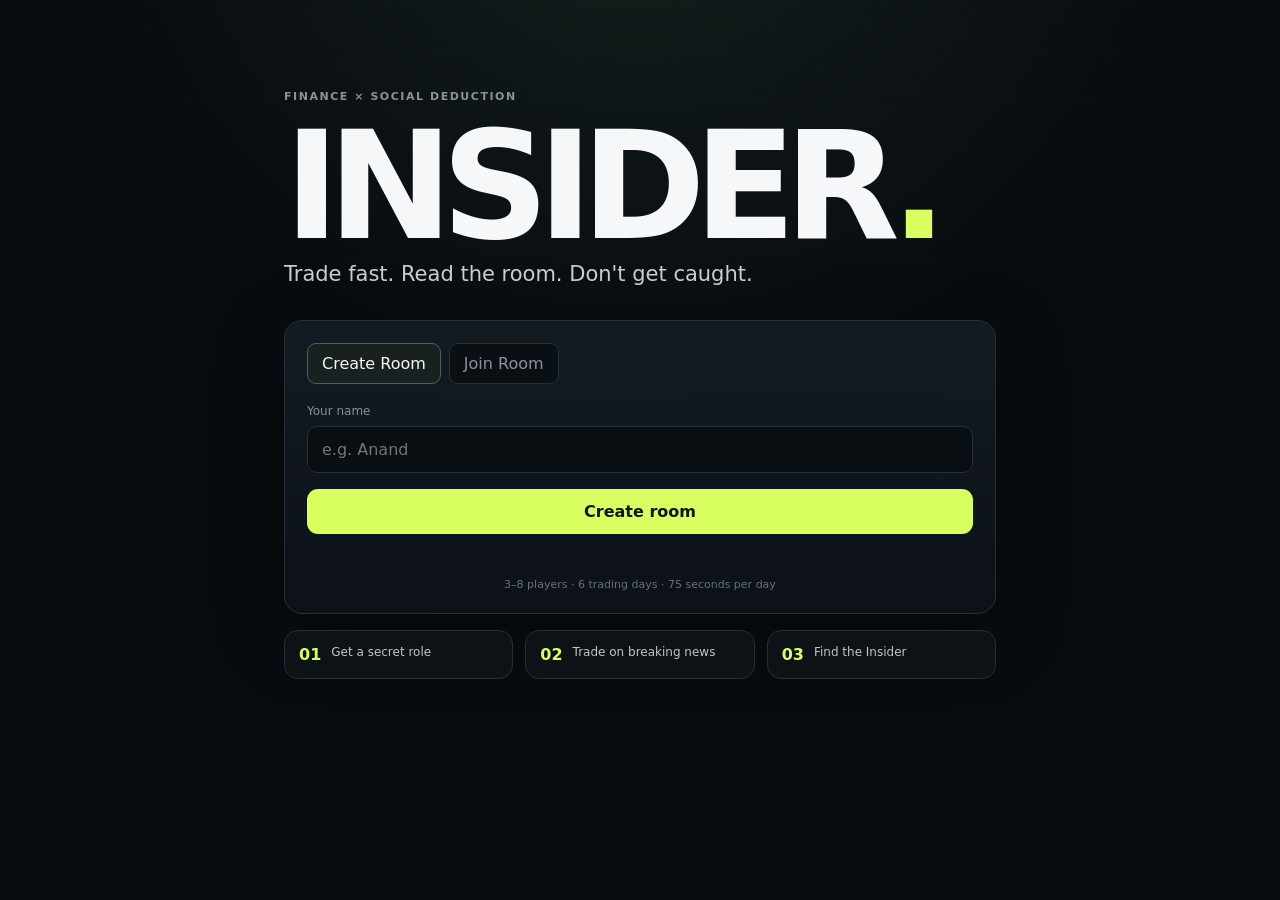
<file: index.html>
<!doctype html>
<html lang="en">
<head>
  <meta charset="utf-8" />
  <meta name="viewport" content="width=device-width,initial-scale=1" />
  <title>INSIDER — Finance Social Deduction</title>
  <link rel="stylesheet" href="/styles.css" />
</head>
<body>
  <div id="app">
    <section id="landing" class="screen active">
      <div class="landing-grid"></div>
      <div class="brand-block">
        <div class="eyebrow">FINANCE × SOCIAL DEDUCTION</div>
        <h1>INSIDER<span>.</span></h1>
        <p class="tagline">Trade fast. Read the room. Don't get caught.</p>
        <div class="card lobby-card">
          <div class="lobby-tabs">
            <button class="tab active" data-mode="create">Create Room</button>
            <button class="tab" data-mode="join">Join Room</button>
          </div>
          <label>Your name</label>
          <input id="nameInput" maxlength="18" placeholder="e.g. Anand" autocomplete="off" />
          <div id="joinRow" class="join-row hidden">
            <label>Room code</label>
            <input id="roomInput" maxlength="4" placeholder="ABCD" autocomplete="off" />
          </div>
          <button id="mainLobbyBtn" class="primary big">Create room</button>
          <div id="landingError" class="error"></div>
          <div class="micro">3–8 players · 6 trading days · 75 seconds per day</div>
        </div>
        <div class="howto">
          <div><strong>01</strong><span>Get a secret role</span></div>
          <div><strong>02</strong><span>Trade on breaking news</span></div>
          <div><strong>03</strong><span>Find the Insider</span></div>
        </div>
      </div>
    </section>

    <section id="game" class="screen">
      <header class="topbar">
        <div class="logo">INSIDER<span>.</span></div>
        <div class="room-chip">ROOM <strong id="roomCodeLabel">----</strong></div>
        <div class="day-chip"><span id="dayLabel">LOBBY</span></div>
        <div class="timer-wrap"><div id="timer" class="timer">--:--</div><div class="timer-label">MARKET OPEN</div></div>
      </header>

      <main class="game-shell">
        <aside class="left-panel">
          <div id="roleCard" class="role-card card"></div>
          <div class="card portfolio-card">
            <div class="section-label">YOUR PORTFOLIO</div>
            <div id="portfolioValue" class="portfolio-value">$10,000</div>
            <div id="portfolioDelta" class="delta flat">+0.00%</div>
            <div class="stat-row"><span>Cash</span><strong id="cashValue">$10,000</strong></div>
            <div class="stat-row"><span>Long value</span><strong id="longValue">$0</strong></div>
            <div class="stat-row"><span>Short liability</span><strong id="shortValue">$0</strong></div>
          </div>
          <div class="card players-card">
            <div class="section-label">PLAYERS <span id="playerCount">0/8</span></div>
            <div id="playersList" class="players-list"></div>
          </div>
        </aside>

        <section class="center-panel">
          <div id="lobbyPanel" class="center-card card"></div>
          <div id="marketPanel" class="hidden">
            <div class="news-card card">
              <div class="news-kicker">BREAKING NEWS · DAY <span id="newsDay">1</span></div>
              <h2 id="newsTitle">Market opens.</h2>
              <p id="newsText">Headline loading...</p>
              <div id="insiderIntel" class="insider-intel hidden"></div>
            </div>
            <div class="market-grid" id="marketGrid"></div>
            <div class="orders-card card">
              <div class="orders-head">
                <div><div class="section-label">ORDER TICKETS</div><div class="subtle">Orders resolve together at the close.</div></div>
                <div id="ordersStatus" class="order-status">No orders</div>
              </div>
              <div id="ordersList" class="orders-list"></div>
            </div>
            <div id="regulatorPanel" class="card regulator-panel hidden"></div>
            <div id="betweenPanel" class="card between-panel hidden"></div>
            <div id="finishedPanel" class="card finished-panel hidden"></div>
          </div>
        </section>

        <aside class="right-panel">
          <div class="card feed-card">
            <div class="section-label">MARKET FEED</div>
            <div id="feed" class="feed"></div>
          </div>
          <div class="card rules-card">
            <div class="section-label">HOW TO WIN</div>
            <p><strong>Trader</strong> — grow your portfolio.</p>
            <p><strong>Insider</strong> — use tomorrow's headline without getting caught.</p>
            <p><strong>Regulator</strong> — identify the Insider and earn the SEC bonus.</p>
          </div>
        </aside>
      </main>
    </section>
  </div>
  <script src="/app.js"></script>
</body>
</html>
</file>
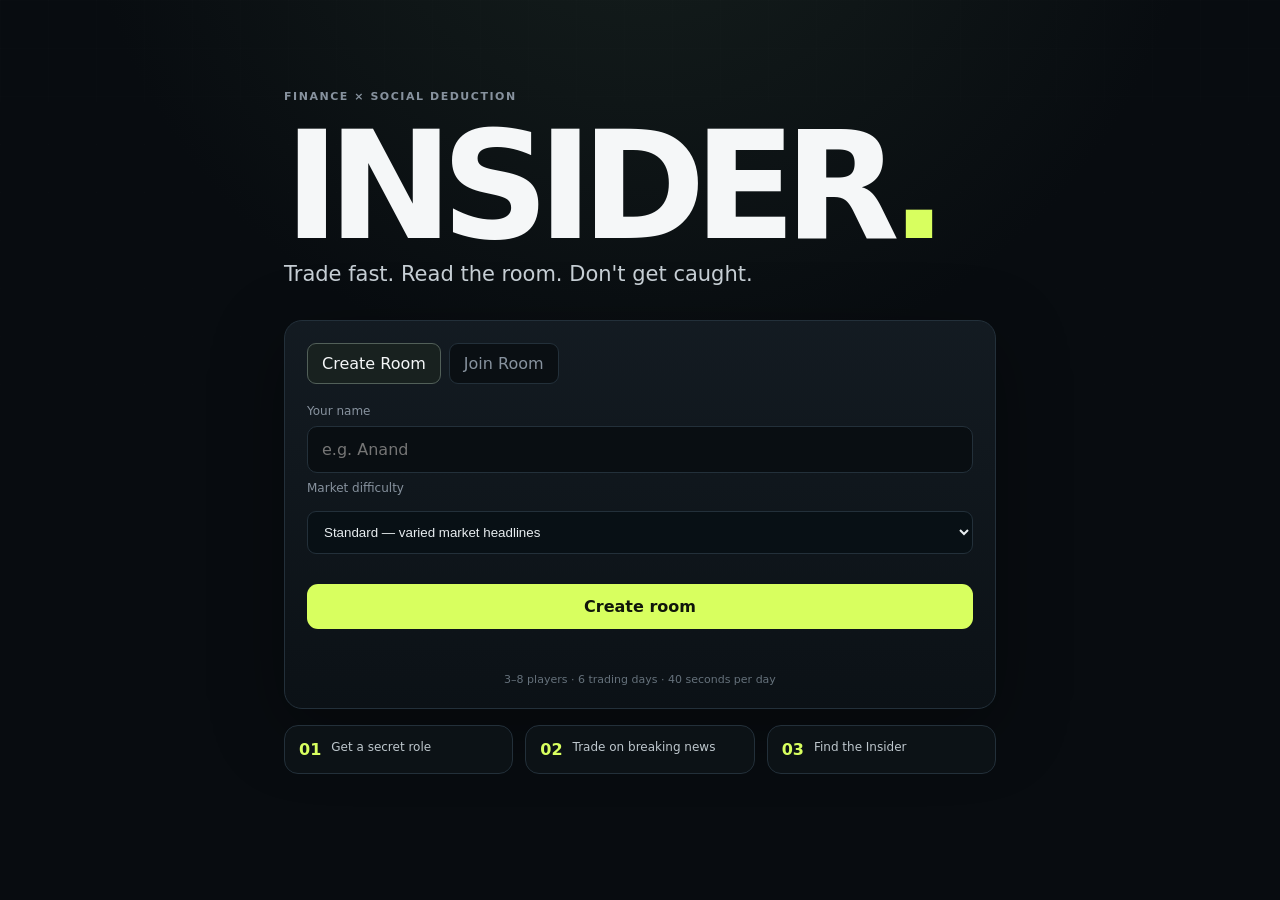
<file: public/index.html>
<!doctype html>
<html lang="en">
<head>
  <meta charset="utf-8" />
  <meta name="viewport" content="width=device-width,initial-scale=1" />
  <title>INSIDER — Finance Social Deduction</title>
  <link rel="stylesheet" href="/styles.css" />
</head>
<body>
  <div id="app">
    <section id="landing" class="screen active">
      <div class="landing-grid"></div>
      <div class="brand-block">
        <div class="eyebrow">FINANCE × SOCIAL DEDUCTION</div>
        <h1>INSIDER<span>.</span></h1>
        <p class="tagline">Trade fast. Read the room. Don't get caught.</p>
        <div class="card lobby-card">
          <div class="lobby-tabs">
            <button class="tab active" data-mode="create">Create Room</button>
            <button class="tab" data-mode="join">Join Room</button>
          </div>
          <label>Your name</label>
          <input id="nameInput" maxlength="18" placeholder="e.g. Anand" autocomplete="off" />
          <div id="difficultyRow">
            <label for="difficultyInput">Market difficulty</label>
            <select id="difficultyInput" class="select" style="width:100%;margin:8px 0 14px;padding:12px">
              <option value="easy">Easy — one clear stock move</option>
              <option value="standard" selected>Standard — varied market headlines</option>
              <option value="expert">Expert — several stocks move together</option>
            </select>
          </div>
          <div id="joinRow" class="join-row hidden">
            <label>Room code</label>
            <input id="roomInput" maxlength="4" placeholder="ABCD" autocomplete="off" />
          </div>
          <button id="mainLobbyBtn" class="primary big">Create room</button>
          <div id="landingError" class="error"></div>
          <div class="micro">3–8 players · 6 trading days · 40 seconds per day</div>
        </div>
        <div class="howto">
          <div><strong>01</strong><span>Get a secret role</span></div>
          <div><strong>02</strong><span>Trade on breaking news</span></div>
          <div><strong>03</strong><span>Find the Insider</span></div>
        </div>
      </div>
    </section>

    <section id="game" class="screen">
      <header class="topbar">
        <div class="logo">INSIDER<span>.</span></div>
        <div class="room-chip">ROOM <strong id="roomCodeLabel">----</strong></div>
        <div class="day-chip"><span id="dayLabel">LOBBY</span></div>
        <div class="timer-wrap"><div id="timer" class="timer">--:--</div><div class="timer-label">MARKET OPEN</div></div>
      </header>

      <main class="game-shell">
        <aside class="left-panel">
          <div id="roleCard" class="role-card card"></div>
          <div class="card portfolio-card">
            <div class="section-label">YOUR PORTFOLIO</div>
            <div id="portfolioValue" class="portfolio-value">$10,000</div>
            <div id="portfolioDelta" class="delta flat">+0.00%</div>
            <div class="stat-row"><span>Cash</span><strong id="cashValue">$10,000</strong></div>
            <div class="stat-row"><span>Long value</span><strong id="longValue">$0</strong></div>
            <div class="stat-row"><span>Short liability</span><strong id="shortValue">$0</strong></div>
          </div>
          <div class="card players-card">
            <div class="section-label">LIVE LEADERBOARD <span id="playerCount">0/8</span></div>
            <div id="playersList" class="players-list"></div>
          </div>
        </aside>

        <section class="center-panel">
          <div id="lobbyPanel" class="center-card card"></div>
          <div id="marketPanel" class="hidden">
            <div class="news-card card">
              <div class="news-kicker">BREAKING NEWS · DAY <span id="newsDay">1</span></div>
              <h2 id="newsTitle">Market opens.</h2>
              <p id="newsText">Headline loading...</p>
              <div id="insiderIntel" class="insider-intel hidden"></div>
            </div>
            <div class="market-grid" id="marketGrid"></div>
            <div class="orders-card card">
              <div class="orders-head">
                <div><div class="section-label">ORDER TICKETS</div><div class="subtle">Set your position before the bell. Fills use the displayed price; the headline and group trades move prices at close.</div></div>
                <div id="ordersStatus" class="order-status">No orders</div>
              </div>
              <div id="ordersList" class="orders-list"></div>
            </div>
            <div id="powerPanel" class="card power-panel hidden"></div>
            <div id="regulatorPanel" class="card regulator-panel hidden"></div>
            <div id="betweenPanel" class="card between-panel hidden"></div>
            <div id="finishedPanel" class="card finished-panel hidden"></div>
          </div>
        </section>

        <aside class="right-panel">
          <div class="card feed-card">
            <div class="section-label">MARKET FEED</div>
            <div id="feed" class="feed"></div>
          </div>
          <div class="card rules-card">
            <div class="section-label">HOW TO WIN</div>
            <p><strong>Trader</strong> — grow your portfolio.</p>
            <p><strong>Insider</strong> — use tomorrow's headline without getting caught.</p>
            <p><strong>Regulator</strong> — identify the Insider and earn the SEC bonus.</p>
          </div>
        </aside>
      </main>
    </section>
  </div>
  <script src="/app.js"></script>
</body>
</html>
</file>
<file: styles.css>
:root{
  --bg:#080c10;--panel:#0f151b;--panel2:#121a21;--line:#23303a;--text:#f5f7f8;--muted:#87929e;
  --accent:#d8ff5f;--accent2:#94d82d;--danger:#ff6666;--blue:#7ad7ff;--gold:#ffc857;
  --shadow:0 20px 70px rgba(0,0,0,.35);
}
*{box-sizing:border-box}body{margin:0;background:radial-gradient(circle at 50% -20%,#16201e,transparent 45%),var(--bg);color:var(--text);font-family:Inter,ui-sans-serif,system-ui,-apple-system,BlinkMacSystemFont,"Segoe UI",sans-serif;min-height:100vh}
button,input{font:inherit}button{cursor:pointer}.screen{display:none}.screen.active{display:block}
.landing-grid{position:fixed;inset:0;opacity:.22;background-image:linear-gradient(rgba(255,255,255,.04) 1px,transparent 1px),linear-gradient(90deg,rgba(255,255,255,.04) 1px,transparent 1px);background-size:48px 48px;mask-image:linear-gradient(to bottom,black,transparent 75%)}
.brand-block{position:relative;max-width:760px;margin:0 auto;padding:10vh 24px 60px}.eyebrow,.section-label,.news-kicker{letter-spacing:.14em;font-weight:800;font-size:11px;color:var(--muted)}
.brand-block h1{font-size:clamp(70px,15vw,150px);line-height:.9;letter-spacing:-.08em;margin:16px 0 8px}.brand-block h1 span,.logo span{color:var(--accent)}
.tagline{font-size:21px;color:#c6ced4;margin:0 0 34px}.card{background:linear-gradient(180deg,rgba(20,28,35,.96),rgba(12,18,23,.96));border:1px solid var(--line);border-radius:18px;box-shadow:var(--shadow)}
.lobby-card{padding:22px}.lobby-tabs{display:flex;gap:8px;margin-bottom:20px}.tab{border:1px solid var(--line);background:#0a0f13;color:var(--muted);padding:10px 14px;border-radius:9px}.tab.active{border-color:#526059;background:#18211f;color:var(--text)}label{display:block;color:var(--muted);font-size:12px;margin:8px 0}.lobby-card input{width:100%;border:1px solid var(--line);background:#090e12;color:var(--text);padding:13px 14px;border-radius:10px;outline:none;text-transform:none}.lobby-card input:focus{border-color:#70836a}.join-row{margin-top:12px}.primary{background:var(--accent);color:#10150b;border:0;font-weight:900;border-radius:11px;padding:13px 17px;margin-top:16px}.primary:hover{filter:brightness(1.04)}.primary.big{width:100%;font-size:16px}.secondary{background:#111a20;color:var(--text);border:1px solid var(--line);padding:10px 13px;border-radius:10px;font-weight:700}.danger{background:rgba(255,102,102,.12);border-color:rgba(255,102,102,.45);color:#ff8b8b}.error{color:var(--danger);min-height:20px;margin-top:10px;font-size:13px}.micro{font-size:11px;color:#65717b;margin-top:14px;text-align:center}.howto{display:grid;grid-template-columns:repeat(3,1fr);gap:12px;margin-top:16px}.howto div{border:1px solid var(--line);background:#0c1216;padding:14px;border-radius:14px;display:flex;gap:10px}.howto strong{color:var(--accent)}.howto span{color:#bec7cd;font-size:12px}
.topbar{height:70px;border-bottom:1px solid var(--line);display:grid;grid-template-columns:1fr auto auto 1fr;align-items:center;gap:12px;padding:0 24px;background:rgba(7,11,15,.94);position:sticky;top:0;z-index:5}.logo{font-weight:1000;letter-spacing:-.04em;font-size:24px}.room-chip,.day-chip{font-size:12px;color:var(--muted);background:#0d1419;border:1px solid var(--line);padding:8px 12px;border-radius:999px}.room-chip strong{color:var(--text);letter-spacing:.12em}.timer-wrap{text-align:right}.timer{font-size:28px;font-weight:900;letter-spacing:-.03em}.timer-label{font-size:9px;color:var(--muted);letter-spacing:.15em;font-weight:800}
.game-shell{display:grid;grid-template-columns:280px minmax(420px,1fr) 300px;gap:14px;padding:16px;max-width:1500px;margin:0 auto}.left-panel,.right-panel,.center-panel{display:flex;flex-direction:column;gap:14px}.center-panel{min-width:0}.role-card{padding:16px;min-height:142px}.role-title{font-size:24px;font-weight:1000;margin:4px 0}.role-note{color:#9eabb3;font-size:12px;line-height:1.5}.role-badge{display:inline-flex;border-radius:999px;padding:5px 8px;font-size:10px;font-weight:900;letter-spacing:.12em}.role-badge.insider{background:rgba(255,200,87,.14);color:var(--gold)}.role-badge.regulator{background:rgba(122,215,255,.13);color:var(--blue)}.role-badge.trader{background:rgba(216,255,95,.12);color:var(--accent)}
.portfolio-card{padding:16px}.portfolio-value{font-size:34px;font-weight:1000;letter-spacing:-.04em;margin:6px 0 2px}.delta{font-size:12px;font-weight:800;margin-bottom:14px}.delta.up{color:var(--accent)}.delta.down{color:var(--danger)}.delta.flat{color:var(--muted)}.stat-row{display:flex;justify-content:space-between;padding:8px 0;border-top:1px solid rgba(255,255,255,.05);font-size:12px;color:var(--muted)}.stat-row strong{color:#dce2e6}
.players-card{padding:16px}.players-list{display:flex;flex-direction:column;gap:8px;margin-top:10px}.player-row{display:grid;grid-template-columns:10px 1fr auto;align-items:center;gap:8px;font-size:12px}.dot{width:8px;height:8px;border-radius:50%;background:#7e8a93}.player-name{white-space:nowrap;overflow:hidden;text-overflow:ellipsis}.player-val{font-variant-numeric:tabular-nums;color:#cdd4d8}.you{font-weight:900}.caught{color:var(--danger)}
.center-card{padding:28px}.lobby-title{font-size:36px;font-weight:1000;letter-spacing:-.05em;margin:8px 0}.lobby-copy{color:#9ba8b0;line-height:1.5}.room-code-large{font-size:54px;letter-spacing:.12em;font-weight:1000;margin:20px 0;color:var(--accent)}.player-pills{display:flex;flex-wrap:wrap;gap:8px;margin:18px 0}.pill{border:1px solid var(--line);padding:8px 11px;border-radius:999px;color:#c9d0d5;font-size:12px}.host-tag{color:var(--accent)}
.news-card{padding:18px 20px;position:relative;overflow:hidden}.news-card h2{font-size:28px;letter-spacing:-.04em;line-height:1.08;margin:8px 0}.news-card p{margin:0;color:#aab5bc;font-size:13px;line-height:1.5}.insider-intel{position:absolute;top:15px;right:15px;border:1px solid rgba(255,200,87,.35);background:rgba(255,200,87,.09);color:var(--gold);padding:7px 10px;border-radius:9px;font-size:11px;font-weight:800}.market-grid{display:grid;grid-template-columns:repeat(3,1fr);gap:10px}.stock-card{padding:15px;background:linear-gradient(180deg,#121a20,#0c1318);border:1px solid var(--line);border-radius:16px}.stock-head{display:flex;justify-content:space-between;gap:8px}.ticker{font-weight:1000}.stock-name{font-size:11px;color:var(--muted)}.stock-price{font-size:26px;font-weight:900;margin:12px 0 2px}.pct{font-size:11px;font-weight:900}.pct.up{color:var(--accent)}.pct.down{color:var(--danger)}.pct.flat{color:var(--muted)}
.orders-card{padding:16px}.orders-head{display:flex;justify-content:space-between;align-items:flex-end;margin-bottom:12px}.subtle{font-size:11px;color:#6f7b84;margin-top:3px}.order-status{font-size:11px;color:var(--muted)}.orders-list{display:flex;flex-direction:column;gap:10px}.order-ticket{border:1px solid var(--line);border-radius:14px;padding:12px;background:#0c1318;display:grid;grid-template-columns:1fr 120px 120px auto;align-items:center;gap:10px}.order-ticket .name{font-weight:900}.order-ticket .price{font-size:11px;color:var(--muted)}.select,input.qty{width:100%;background:#081015;color:#e8edf0;border:1px solid var(--line);border-radius:9px;padding:9px}.save-order{background:#131d23;color:#dfe6ea;border:1px solid #31404a;border-radius:9px;padding:9px 10px;font-weight:800}.saved{border-color:#667c57;background:#1a2716;color:var(--accent)}
.regulator-panel{padding:16px}.regulator-panel h3,.between-panel h3,.finished-panel h3{margin:0 0 7px;font-size:18px}.regulator-copy{font-size:12px;color:#97a4ac;line-height:1.5}.accuse-grid{display:grid;grid-template-columns:1fr 1fr;gap:8px;margin-top:12px}.accuse-btn{border:1px solid var(--line);background:#0c1318;color:#e6eaed;padding:10px;border-radius:9px;text-align:left}.accuse-btn:hover{border-color:#6e8290}.accuse-btn strong{display:block}.accuse-btn small{color:#73818a}.between-panel{padding:18px}.price-change{display:grid;grid-template-columns:1fr 1fr 1fr;gap:8px;margin:16px 0}.change-box{padding:10px;border:1px solid var(--line);border-radius:11px;text-align:center}.change-box span{display:block;color:var(--muted);font-size:10px}.change-box strong{font-size:16px}.next-btn{width:100%}
.feed-card,.rules-card{padding:15px}.feed{margin-top:10px;display:flex;flex-direction:column;gap:9px}.feed-item{border-left:2px solid #2a3941;padding-left:9px;font-size:11px;line-height:1.4;color:#aeb8be}.feed-item.alert{border-color:var(--gold);color:#d8c38f}.feed-item.resolution{border-color:var(--accent)}.rules-card p{font-size:11px;color:#8e9aa2;line-height:1.45}.rules-card strong{color:#d7dfe3}.finished-panel{padding:20px}.winner{font-size:34px;font-weight:1000;letter-spacing:-.04em}.winner span{color:var(--accent)}.rankings{display:flex;flex-direction:column;gap:8px;margin:15px 0}.rank{display:grid;grid-template-columns:28px 1fr auto;gap:8px;align-items:center;padding:10px;border:1px solid var(--line);border-radius:10px;background:#0b1217}.rank .n{font-weight:1000;color:var(--gold)}.rank .v{font-weight:900}.reveal{margin-top:18px;border-top:1px solid var(--line);padding-top:15px}.chart{width:100%;height:170px;background:#091015;border:1px solid var(--line);border-radius:10px}.moment{margin-top:10px;font-size:11px;color:#9ca7ae}.hidden{display:none!important}
@media(max-width:1100px){.game-shell{grid-template-columns:240px minmax(0,1fr)}.right-panel{display:none}}@media(max-width:780px){.topbar{grid-template-columns:1fr auto auto}.timer-wrap{display:none}.game-shell{grid-template-columns:1fr;padding:10px}.left-panel{display:grid;grid-template-columns:1fr 1fr}.players-card{grid-column:1/-1}.market-grid{grid-template-columns:1fr}.order-ticket{grid-template-columns:1fr 90px 90px auto}.howto{grid-template-columns:1fr}.brand-block{padding-top:8vh}.brand-block h1{font-size:76px}}
</file>
